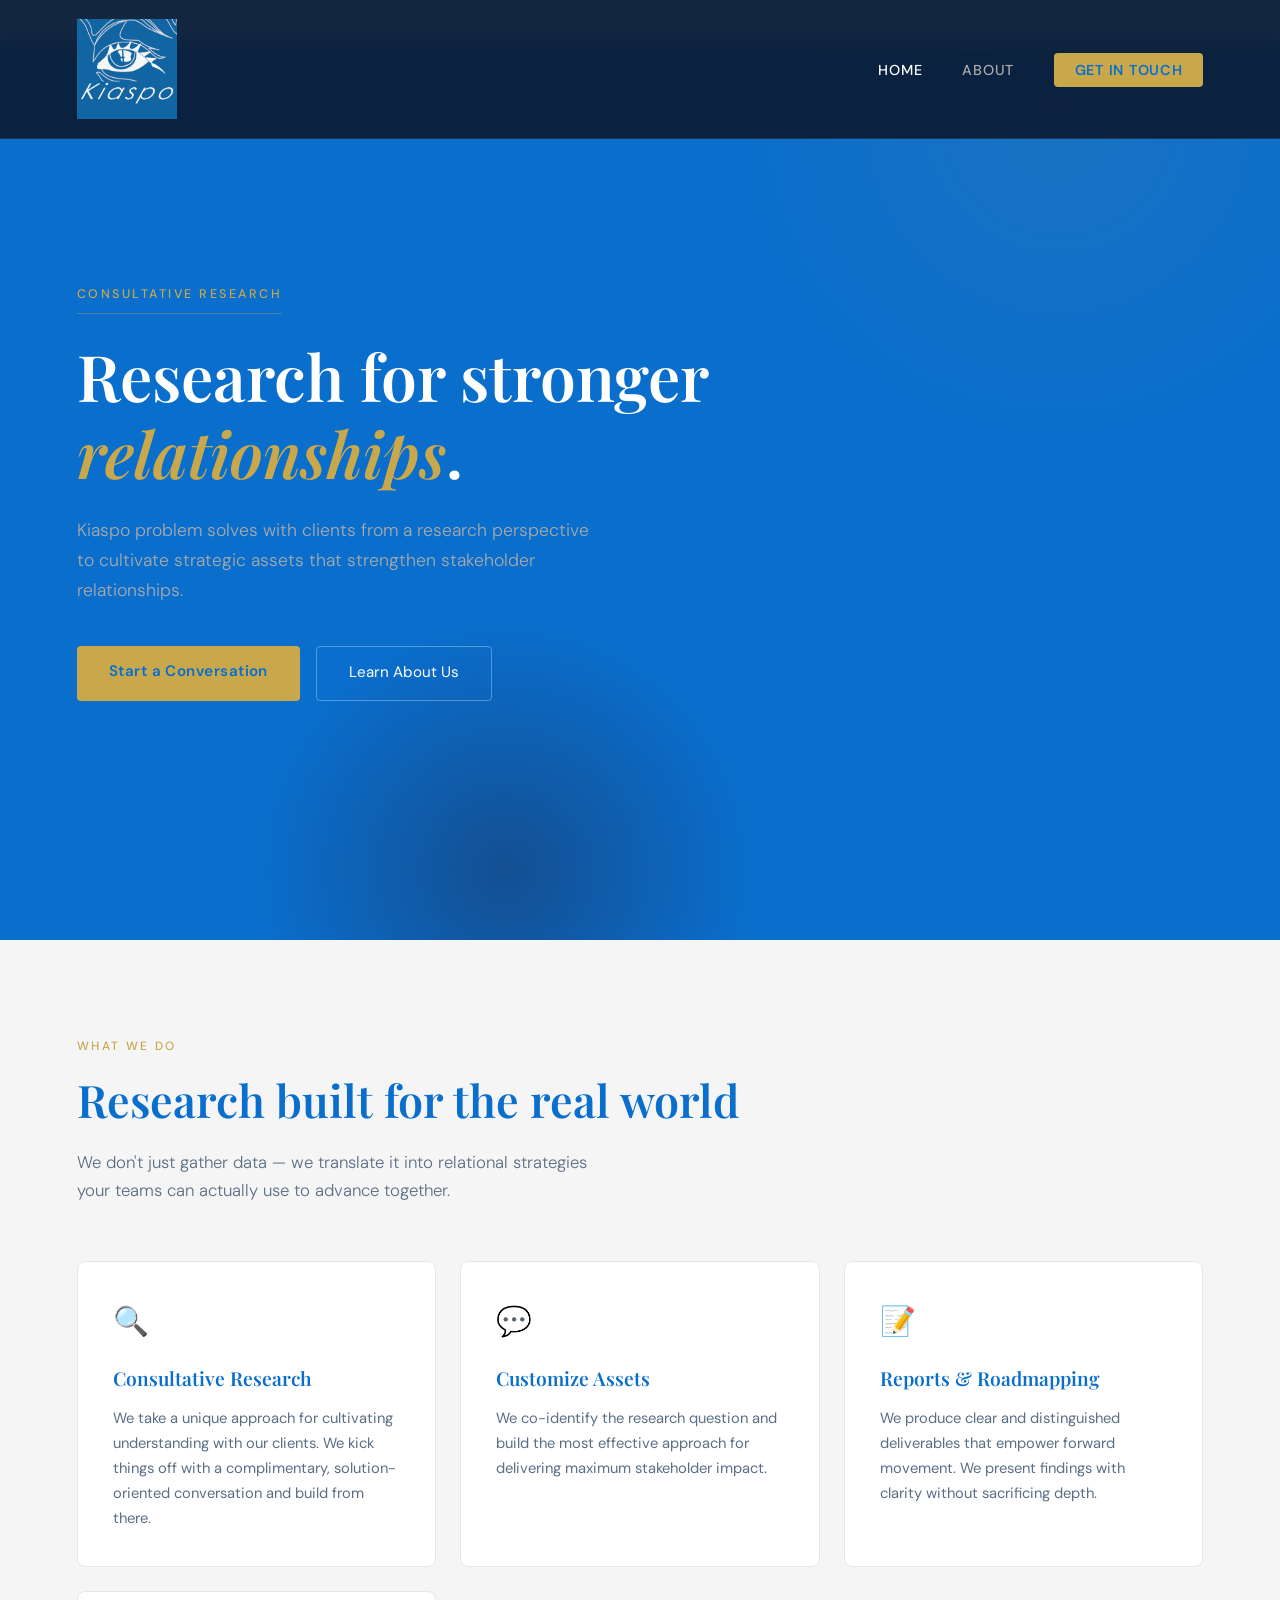
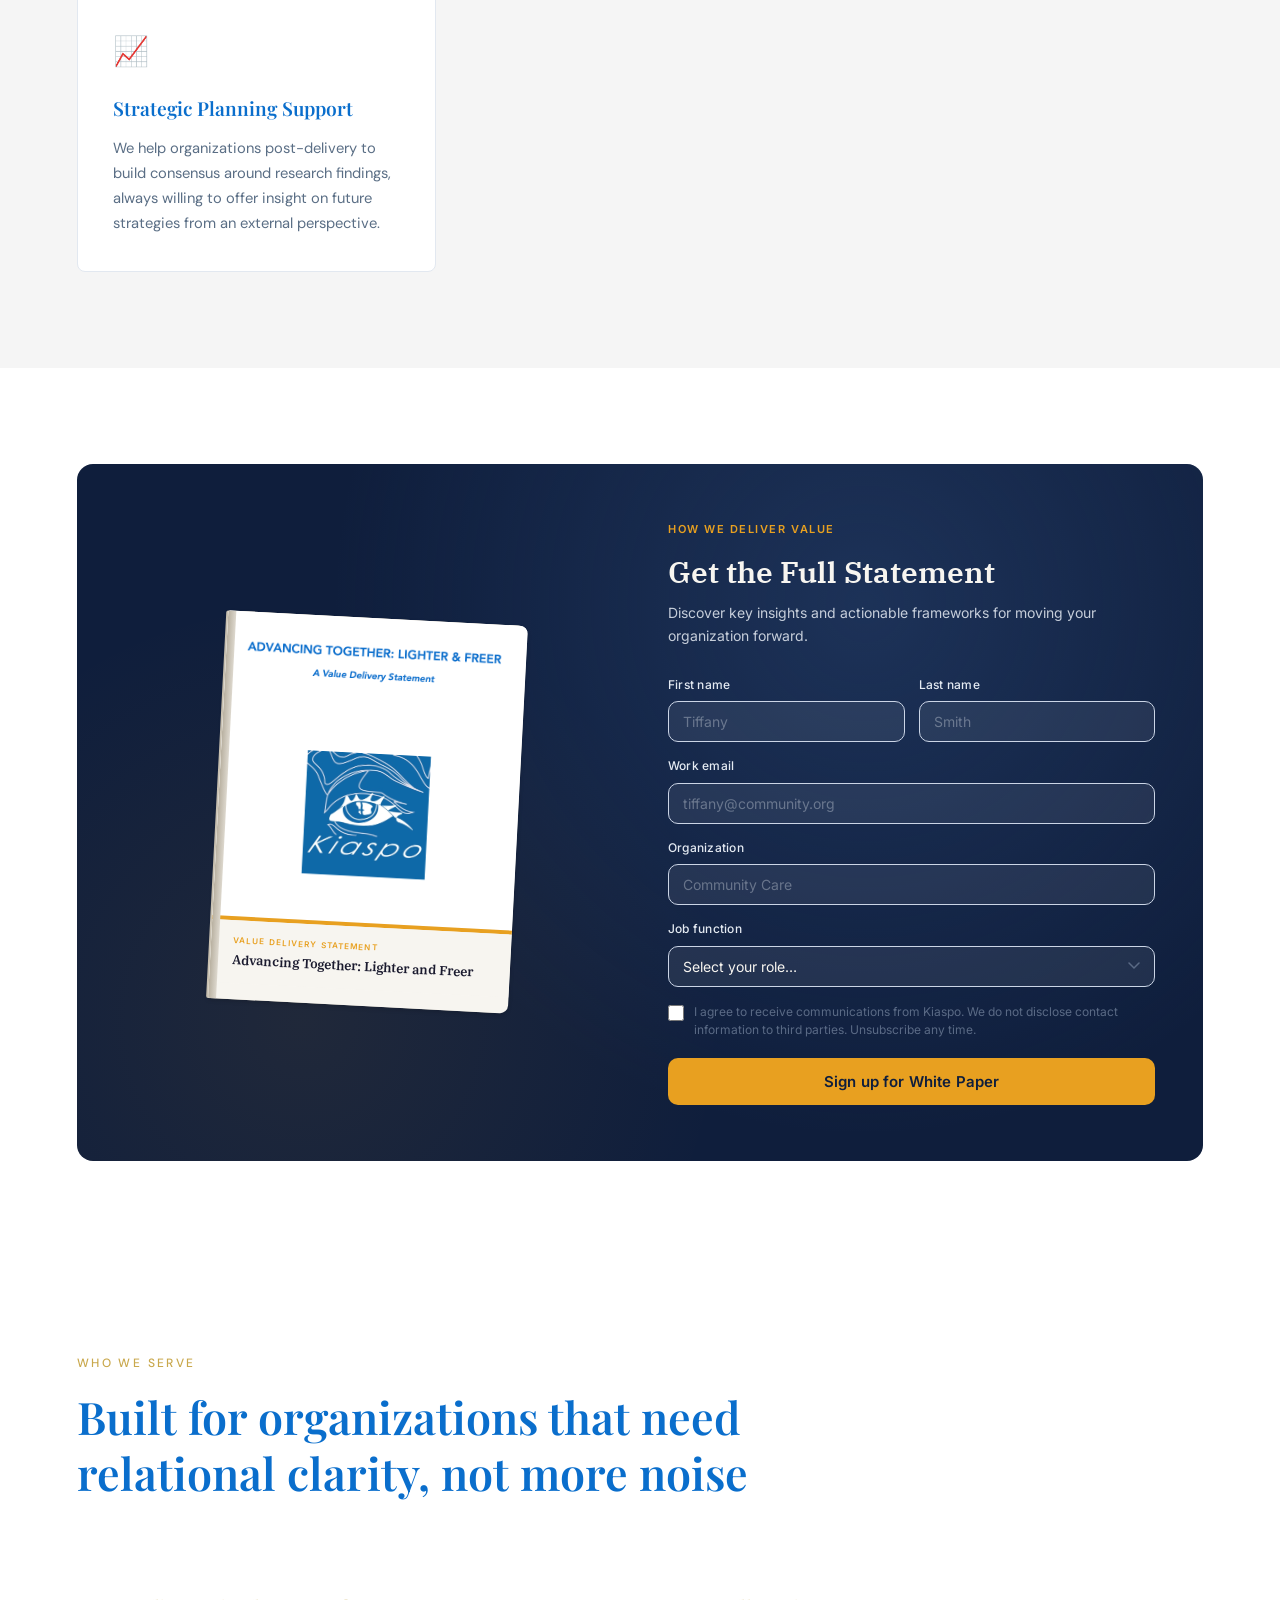
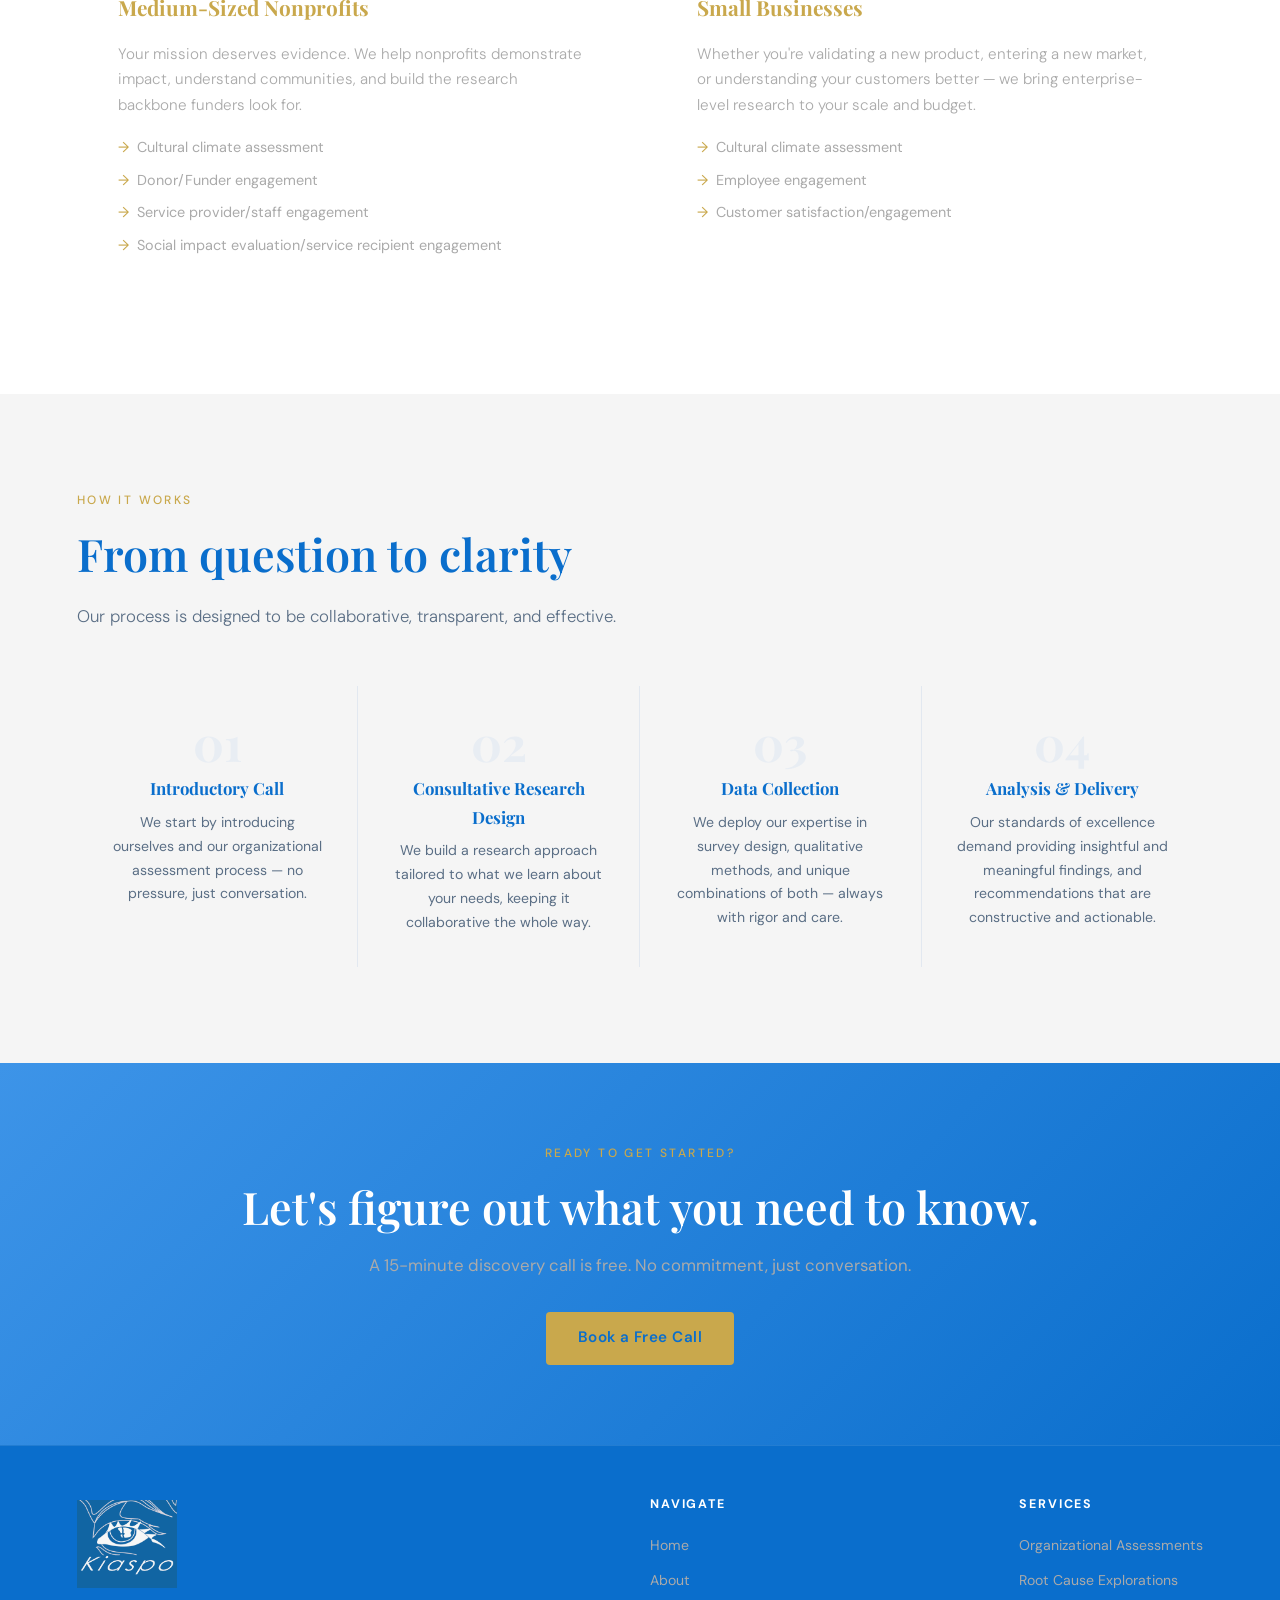
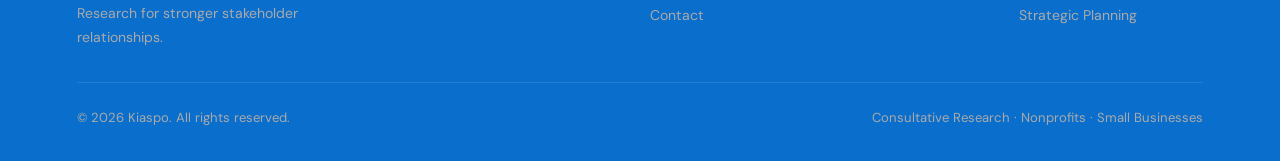
<file: index.html>
<!DOCTYPE html>
<html lang="en">
<head>
  <meta charset="UTF-8">
  <meta name="viewport" content="width=device-width, initial-scale=1.0">
  <title>Kiaspo | Research for Stronger Relationships</title>
  <meta name="description" content="Kiaspo delivers consultative research for stronger stakeholder relationships.">
  <meta property="og:title" content="Kiaspo — Consultative Research"/>
  <meta property="og:description" content="Kiaspo delivers consultative research for stronger stakeholder relationships."/>
  <meta property="og:image" content="https://kiaspo.com/kiaspo.png"/>
  <meta property="og:image:width" content="1000"/>
  <meta property="og:image:height" content="650"/>
  <meta property="og:url" content="https://kiaspo.com"/>
  <meta property="og:type" content="website"/>
  <meta property="og:site_name" content="Kiaspo"/>
  <link rel="icon" type="image/png" href="/kiaspo.png">
  <link rel="stylesheet" href="./style.css">
  <!-- Privacy-friendly analytics by Plausible -->
  <script async src="https://plausible.io/js/pa-m7c9_O9lNClJFS-D4IZKk.js"></script>
  <script>
    window.plausible=window.plausible||function(){(plausible.q=plausible.q||[]).push(arguments)},plausible.init=plausible.init||function(i){plausible.o=i||{}};
    plausible.init()
  </script>
</head>
<body>

  <!-- NAV -->
  <nav>
    <a href="/">
      <img src="kiaspo.png" alt="Kiaspo-logo" class="logo">
    <ul>
      <li><a href="index.html" class="active">Home</a></li>
      <li><a href="about.html">About</a></li>
      <li><a href="contact.html" class="nav-cta">Get In Touch</a></li>
    </ul>
  </nav>

  <!-- HERO -->
  <section class="hero" style="margin-top: 2.5rem;">
    <div class="hero-content">
      <span class="hero-eyebrow">Consultative Research</span>
      <h1>Research for stronger <em>relationships</em>.</h1>
      <p>Kiaspo problem solves with clients from a research perspective to cultivate strategic assets that strengthen stakeholder relationships.</p>
      <div class="hero-actions">
        <a href="contact.html" class="btn-primary">Start a Conversation</a>
        <a href="about.html" class="btn-outline">Learn About Us</a>
      </div>
    </div>
  </section>

   <!-- SERVICES -->
  <section id="services" section class="services">
    <div class="services-header">
      <div class="section-label">What We Do</div>
      <h2 class="section-title">Research built for the real world</h2>
      <p class="section-sub">We don't just gather data — we translate it into relational strategies your teams can actually use to advance together.</p>
    </div>
    <div class="services-grid">
      <div class="service-card">
        <div class="service-icon">🔍</div>
        <h3>Consultative Research</h3>
        <p>We take a unique approach for cultivating understanding with our clients. We kick things off with a complimentary, solution-oriented conversation and build from there.</p>
      </div>
      <div class="service-card">
        <div class="service-icon">💬</div>
        <h3>Customize Assets</h3>
        <p>We co-identify the research question and build the most effective approach for delivering maximum stakeholder impact.</p>
      </div>
      <div class="service-card">
        <div class="service-icon">📝</div>
        <h3>Reports & Roadmapping</h3>
        <p>We produce clear and distinguished deliverables that empower forward movement. We present findings with clarity without sacrificing depth.</p>
      </div>
      <div class="service-card">
        <div class="service-icon">📈</div>
        <h3>Strategic Planning Support</h3>
        <p>We help organizations post-delivery to build consensus around research findings, always willing to offer insight on future strategies from an external perspective.</p>
      </div>
    </section>
    
    <link rel="preconnect" href="https://fonts.googleapis.com">
    <link rel="preconnect" href="https://fonts.gstatic.com" crossorigin>
    <link href="https://fonts.googleapis.com/css2?family=IBM+Plex+Serif:ital,wght@0,400;0,600;1,400&family=Inter:wght@400;500;600&display=swap" rel="stylesheet">

    <style>
      /* ── Design tokens ─────────────────────────────────────────── */
      .wp-signup-wrap {
        --wp-navy:      #0F1E3C;
        --wp-slate:     #2D4A7A;
        --wp-amber:     #E8A020;
        --wp-mist:      #E4EAF2;
        --wp-paper:     #F7F5F0;
        --wp-ink:       #1A1A2E;
        --wp-mid:       #5A6A85;
        --wp-border:    #CBD5E6;
        --wp-radius:    10px;
        --wp-font-ui:   'Inter', sans-serif;
        --wp-font-disp: 'IBM Plex Serif', Georgia, serif;
      }
    
      /* ── Layout shell ──────────────────────────────────────────── */
      .wp-signup-wrap {
        background: var(--wp-navy);
        border-radius: 16px;
        padding: 56px 48px;
        display: grid;
        grid-template-columns: 1fr 1fr;
        gap: 56px;
        align-items: center;
        font-family: var(--wp-font-ui);
        box-sizing: border-box;
        overflow: hidden;
        position: relative;
      }
    
      /* subtle topographic texture overlay */
      .wp-signup-wrap::before {
        content: '';
        position: absolute;
        inset: 0;
        background-image: radial-gradient(circle at 70% 20%, rgba(45,74,122,0.45) 0%, transparent 55%),
                          radial-gradient(circle at 20% 80%, rgba(232,160,32,0.08) 0%, transparent 40%);
        pointer-events: none;
      }
    
      /* ── Left column: cover ────────────────────────────────────── */
      .wp-signup-cover-col {
        display: flex;
        flex-direction: column;
        align-items: center;
        justify-content: center;
        position: relative;
        z-index: 1;
      }
    
      /* the cover card itself — tilted 3° */
      .wp-signup-cover {
        position: relative;
        z-index: 1;
        width: 100%;
        max-width: 300px;
        aspect-ratio: 8.5 / 11;
        background: var(--wp-paper);
        border-radius: 2px 8px 8px 2px;
        transform: rotate(3deg);
        overflow: hidden;
        display: flex;
        flex-direction: column;
        box-shadow:
          -2px 0 0 0 #c8c0b0,
          0 2px 4px rgba(0,0,0,0.15);
      }
    
      /* spine binding effect */
      .wp-signup-cover::before {
        content: '';
        position: absolute;
        left: 0;
        top: 0;
        bottom: 0;
        width: 8px;
        background: linear-gradient(to right, #b8b0a0, #ddd8ce);
        z-index: 2;
      }
    
      /* actual cover image fills the zone */
      .wp-cover-image-zone img {
        width: 100%;
        height: 100%;
        object-fit: cover;
        object-position: center;
        display: block;
      }
    
      /* amber accent bar on cover */
      .wp-cover-accent {
        height: 4px;
        background: var(--wp-amber);
        flex-shrink: 0;
      }
    
      /* cover footer with title */
      .wp-cover-footer {
        padding: 14px 18px 14px 22px;
        background: var(--wp-paper);
        flex-shrink: 0;
      }
    
      .wp-cover-footer-eyebrow {
        font-family: var(--wp-font-ui);
        font-size: 8px;
        font-weight: 600;
        letter-spacing: 0.14em;
        text-transform: uppercase;
        color: var(--wp-amber);
        margin-bottom: 4px;
      }
    
      .wp-cover-footer-title {
        font-family: var(--wp-font-disp);
        font-size: 13px;
        font-weight: 600;
        color: var(--wp-ink);
        line-height: 1.35;
      }
    
      /* ── Right column: form ────────────────────────────────────── */
      .wp-signup-form-col {
        position: relative;
        z-index: 1;
      }
    
      .wp-signup-eyebrow {
        font-size: 11px;
        font-weight: 600;
        letter-spacing: 0.14em;
        text-transform: uppercase;
        color: var(--wp-amber);
        margin: 0 0 14px;
      }
    
      .wp-signup-headline {
        font-family: var(--wp-font-disp);
        font-size: clamp(22px, 2.4vw, 30px);
        font-weight: 600;
        color: var(--wp-paper);
        line-height: 1.25;
        margin: 0 0 12px;
      }
    
      .wp-signup-subhead {
        font-size: 14px;
        line-height: 1.6;
        color: var(--wp-mist);
        margin: 0 0 28px;
        opacity: 0.85;
      }
    
      /* ── Form fields ───────────────────────────────────────────── */
      .wp-signup-form {
        display: flex;
        flex-direction: column;
        gap: 14px;
      }
    
      .wp-field-row {
        display: grid;
        grid-template-columns: 1fr 1fr;
        gap: 14px;
      }
    
      .wp-field {
        display: flex;
        flex-direction: column;
        gap: 6px;
      }
    
      .wp-field label {
        font-size: 12px;
        font-weight: 500;
        color: var(--wp-mist);
        letter-spacing: 0.02em;
      }
    
      .wp-field input,
      .wp-field select {
        background: rgba(255,255,255,0.07);
        border: 1px solid var(--wp-border);
        border-radius: var(--wp-radius);
        padding: 11px 14px;
        font-family: var(--wp-font-ui);
        font-size: 14px;
        color: var(--wp-paper);
        outline: none;
        transition: border-color 0.18s, background 0.18s, box-shadow 0.18s;
        -webkit-appearance: none;
        appearance: none;
        box-sizing: border-box;
        width: 100%;
      }
    
      .wp-field select {
        background-image: url("data:image/svg+xml,%3Csvg xmlns='http://www.w3.org/2000/svg' width='12' height='8' viewBox='0 0 12 8'%3E%3Cpath d='M1 1l5 5 5-5' stroke='%235A6A85' stroke-width='1.5' fill='none' stroke-linecap='round'/%3E%3C/svg%3E");
        background-repeat: no-repeat;
        background-position: right 14px center;
        padding-right: 36px;
        cursor: pointer;
      }
    
      .wp-field select option {
        background: var(--wp-navy);
        color: var(--wp-paper);
      }
    
      .wp-field input::placeholder {
        color: rgba(228,234,242,0.35);
      }
    
      .wp-field input:focus,
      .wp-field select:focus {
        border-color: var(--wp-amber);
        background: rgba(255,255,255,0.11);
        box-shadow: 0 0 0 3px rgba(232,160,32,0.15);
      }
    
      /* ── Consent checkbox ──────────────────────────────────────── */
      .wp-consent {
        display: flex;
        align-items: flex-start;
        gap: 10px;
        margin-top: 2px;
      }
    
      .wp-consent input[type="checkbox"] {
        width: 16px;
        height: 16px;
        min-width: 16px;
        accent-color: var(--wp-amber);
        margin-top: 2px;
        cursor: pointer;
      }
    
      .wp-consent label {
        font-size: 12px;
        line-height: 1.55;
        color: var(--wp-mid);
        cursor: pointer;
      }
    
      .wp-consent a {
        color: var(--wp-amber);
        text-decoration: none;
      }
    
      .wp-consent a:hover {
        text-decoration: underline;
      }
    
      /* ── Submit button ─────────────────────────────────────────── */
      .wp-signup-btn {
        background: var(--wp-amber);
        color: var(--wp-navy);
        border: none;
        border-radius: var(--wp-radius);
        padding: 14px 28px;
        font-family: var(--wp-font-ui);
        font-size: 15px;
        font-weight: 600;
        letter-spacing: 0.01em;
        cursor: pointer;
        width: 100%;
        display: flex;
        align-items: center;
        justify-content: center;
        gap: 8px;
        transition: background 0.18s, transform 0.12s, box-shadow 0.18s;
        margin-top: 4px;
      }
    
      .wp-signup-btn:hover {
        background: #f0b030;
        box-shadow: 0 4px 20px rgba(232,160,32,0.35);
      }
    
      .wp-signup-btn:active {
        transform: translateY(1px);
      }
    
      .wp-signup-btn {
        flex-shrink: 0;
      }
    
      /* ── Success state ─────────────────────────────────────────── */
      .wp-success-msg {
        display: none;
        text-align: center;
        padding: 24px 0;
      }
    
      .wp-success-icon {
        width: 48px;
        height: 48px;
        background: rgba(232,160,32,0.15);
        border-radius: 50%;
        display: flex;
        align-items: center;
        justify-content: center;
        margin: 0 auto 16px;
      }
    
      .wp-success-msg h3 {
        font-family: var(--wp-font-disp);
        font-size: 20px;
        color: var(--wp-paper);
        margin: 0 0 8px;
      }
    
      .wp-success-msg p {
        font-size: 14px;
        color: var(--wp-mist);
        margin: 0;
        opacity: 0.8;
      }
    
      /* ── Responsive ────────────────────────────────────────────── */
      @media (max-width: 860px) {
        .wp-signup-wrap {
          grid-template-columns: 1fr;
          padding: 40px 28px;
          gap: 36px;
        }
    
        .wp-signup-cover-col {
          order: -1;
        }
    
        .wp-signup-cover {
          max-width: 200px;
          transform: rotate(2deg);
        }
    
        .wp-field-row {
          grid-template-columns: 1fr;
        }
      }
    
      @media (max-width: 480px) {
        .wp-signup-wrap {
          padding: 32px 20px;
          border-radius: 12px;
        }
    
        .wp-signup-headline {
          font-size: 22px;
        }
      }
    
      /* ── Reduced motion ────────────────────────────────────────── */
      @media (prefers-reduced-motion: reduce) {
        .wp-signup-btn,
        .wp-field input,
        .wp-field select {
          transition: none;
        }
      }
    </style>
    
    <!-- ═══════════════════════════════════════════════════════════ -->
    <!--  EMBEDDABLE COMPONENT — paste inside any <section>         -->
    <!-- ═══════════════════════════════════════════════════════════ -->
    
    <section id="at-white-paper" section class="white-paper">
      <div class="wp-signup-wrap" role="region" aria-label="White paper download sign-up">
    
      <!-- ── Left: White Paper Cover ─────────────────────────────── -->
      <div class="wp-signup-cover-col">
        <div class="wp-signup-cover-shadow" aria-hidden="true"></div>
    
        <div class="wp-signup-cover" role="img" aria-label="White paper cover">
          <!--
            COVER IMAGE ZONE
            Replace the contents of .wp-cover-image-zone with your actual
            white paper cover image:
    
              <div class="wp-cover-image-zone">
                <img src="/path/to/cover.jpg" alt="White paper cover illustration">
              </div>
    
            If no image is available, the zone shows a placeholder tint.
          -->
          <div class="wp-cover-image-zone">
            <img src="at_cover.png" alt=White paper cover"
            <!-- ↓ Replace with: <img src="cover.jpg" alt="..."> -->
          </div>
    
          <div class="wp-cover-accent"></div>
    
          <div class="wp-cover-footer">
            <!--
              Update these two lines with your white paper's details.
              The eyebrow could be "White Paper", "Research Report", "Guide", etc.
            -->
            <div class="wp-cover-footer-eyebrow">Value Delivery Statement</div>
            <div class="wp-cover-footer-title">Advancing Together: Lighter and Freer</div>
          </div>
        </div>
      </div>
    
      <!-- ── Right: Sign-Up Form ─────────────────────────────────── -->
      <div class="wp-signup-form-col">
    
        <!-- Update eyebrow, headline, and subhead with your copy -->
        <p class="wp-signup-eyebrow">How We Deliver Value</p>
        <h2 class="wp-signup-headline">Get the Full Statement</h2>
        <p class="wp-signup-subhead">
          Discover key insights and actionable frameworks for moving your organization forward.
        </p>
    
        <form class="wp-signup-form" id="wpSignupForm" action="https://formspree.io/f/mvznryjy" method="POST">
    
          <div class="wp-field-row">
            <div class="wp-field">
              <label for="wp-first-name">First name</label>
              <input type="text" id="wp-first-name" name="first_name"
                     placeholder="Tiffany" autocomplete="given-name" required>
            </div>
            <div class="wp-field">
              <label for="wp-last-name">Last name</label>
              <input type="text" id="wp-last-name" name="last_name"
                     placeholder="Smith" autocomplete="family-name" required>
            </div>
          </div>
    
          <div class="wp-field">
            <label for="wp-email">Work email</label>
            <input type="email" id="wp-email" name="email"
                   placeholder="tiffany@community.org" autocomplete="email" required>
          </div>
    
          <div class="wp-field">
            <label for="wp-company">Organization</label>
            <input type="text" id="wp-company" name="company"
                   placeholder="Community Care" autocomplete="organization">
          </div>
    
          <div class="wp-field">
            <label for="wp-role">Job function</label>
            <select id="wp-role" name="job_function">
              <option value="" disabled selected>Select your role…</option>
              <option value="executive">Executive / C-Suite</option>
              <option value="marketing">Marketing</option>
              <option value="sales">Sales</option>
              <option value="finance">Finance</option>
              <option value="operations">Operations</option>
              <option value="other">Other</option>
            </select>
          </div>
    
          <div class="wp-consent">
            <input type="checkbox" id="wp-consent" name="consent" required>
            <label for="wp-consent">
              I agree to receive communications from Kiaspo. We do not disclose contact information to third parties. Unsubscribe any time.
            </label>
          </div>

           <button type="submit" class="wp-signup-btn">Sign up for White Paper</button>

      </form>

    
        <!-- Success message (shown after submit) -->
        <div class="wp-success-msg" id="wpSuccessMsg" role="alert">
          <div class="wp-success-icon" aria-hidden="true">
            <svg width="22" height="22" viewBox="0 0 22 22" fill="none"
                 xmlns="http://www.w3.org/2000/svg">
              <path d="M4 11l5 5 9-9" stroke="#E8A020" stroke-width="2"
                    stroke-linecap="round" stroke-linejoin="round"/>
            </svg>
          </div>
          <h3>Check your inbox</h3>
          <p>Your copy of the white paper is on its way.</p>
        </div>
    
      </div><!-- /form col -->
    </div><!-- /wp-signup-wrap -->
  </section>
  
        
  <!-- WHO WE SERVE -->
  <section class="audience">
    <div class="who-we-serve-header">
      <div class="section-label">Who We Serve</div>
      <h2 class="section-title">Built for organizations that need</br>relational clarity, not more noise</h2>
      <div class="audience-grid">
      <div class="audience-card">
        <h3>Medium-Sized Nonprofits</h3>
        <p>Your mission deserves evidence. We help nonprofits demonstrate impact, understand communities, and build the research backbone funders look for.</p>
        <ul>
          <li>Cultural climate assessment</li>
          <li>Donor/Funder engagement</li>
          <li>Service provider/staff engagement</li>
          <li>Social impact evaluation/service recipient engagement</li>
        </ul>
      </div>
       <div class="audience-card">
        <h3>Small Businesses</h3>
        <p>Whether you're validating a new product, entering a new market, or understanding your customers better — we bring enterprise-level research to your scale and budget.</p>
        <ul>
          <li>Cultural climate assessment</li>
          <li>Employee engagement</li>
          <li>Customer satisfaction/engagement</li>
        </ul>
      </div>
    </div>
  </section>

  <!-- PROCESS -->
  <section class="process">
    <div class="section-label">How It Works</div>
    <h2 class="section-title">From question to clarity</h2>
    <p class="section-sub">Our process is designed to be collaborative, transparent, and effective.</p>
    <div class="process-steps">
      <div class="process-step">
        <span class="step-num">01</span>
        <h4>Introductory Call</h4>
        <p>We start by introducing ourselves and our organizational assessment process — no pressure, just conversation.</p>
      </div>
      <div class="process-step">
        <span class="step-num">02</span>
        <h4>Consultative Research Design</h4>
        <p>We build a research approach tailored to what we learn about your needs, keeping it collaborative the whole way.</p>
      </div>
      <div class="process-step">
        <span class="step-num">03</span>
        <h4>Data Collection</h4>
        <p>We deploy our expertise in survey design, qualitative methods, and unique combinations of both — always with rigor and care.</p>
      </div>
      <div class="process-step">
        <span class="step-num">04</span>
        <h4>Analysis & Delivery</h4>
        <p>Our standards of excellence demand providing insightful and meaningful findings, and recommendations that are constructive and actionable.</p>
      </div>
    </div>
  </section>

  <!-- CTA BANNER -->
  <section class="cta-banner">
    <div class="section-label">Ready to Get Started?</div>
    <h2 class="section-title">Let's figure out what you need to know.</h2>
    <p>A 15-minute discovery call is free. No commitment, just conversation.</p>
    <a href="/contact/" class="btn-primary">Book a Free Call</a>
  </section>

  <!-- FOOTER -->
  <footer>
    <div class="footer-top">
      <div class="footer-brand">
        <a href="index.html" class="logo"/span></a>
        <p>Research for stronger stakeholder relationships.</p>
      </div>
      <div class="footer-links">
        <h4>Navigate</h4>
        <ul>
          <li><a href="index.html">Home</a></li>
          <li><a href="about.html">About</a></li>
          <li><a href="contact.html">Contact</a></li>
        </ul>
      </div>
      <div class="footer-links">
        <h4>Services</h4>
        <ul>
          <li><a href="#services">Organizational Assessments</a></li>
          <li><a href="#services">Root Cause Explorations</a></li>
          <li><a href="#services">Strategic Planning</a></li>
        </ul>
      </div>
    </div>
    <div class="footer-bottom">
      <span>© 2026 Kiaspo. All rights reserved.</span>
      <span>Consultative Research · Nonprofits · Small Businesses</span>
    </div>
  </footer>

</body>
</html>
</file>
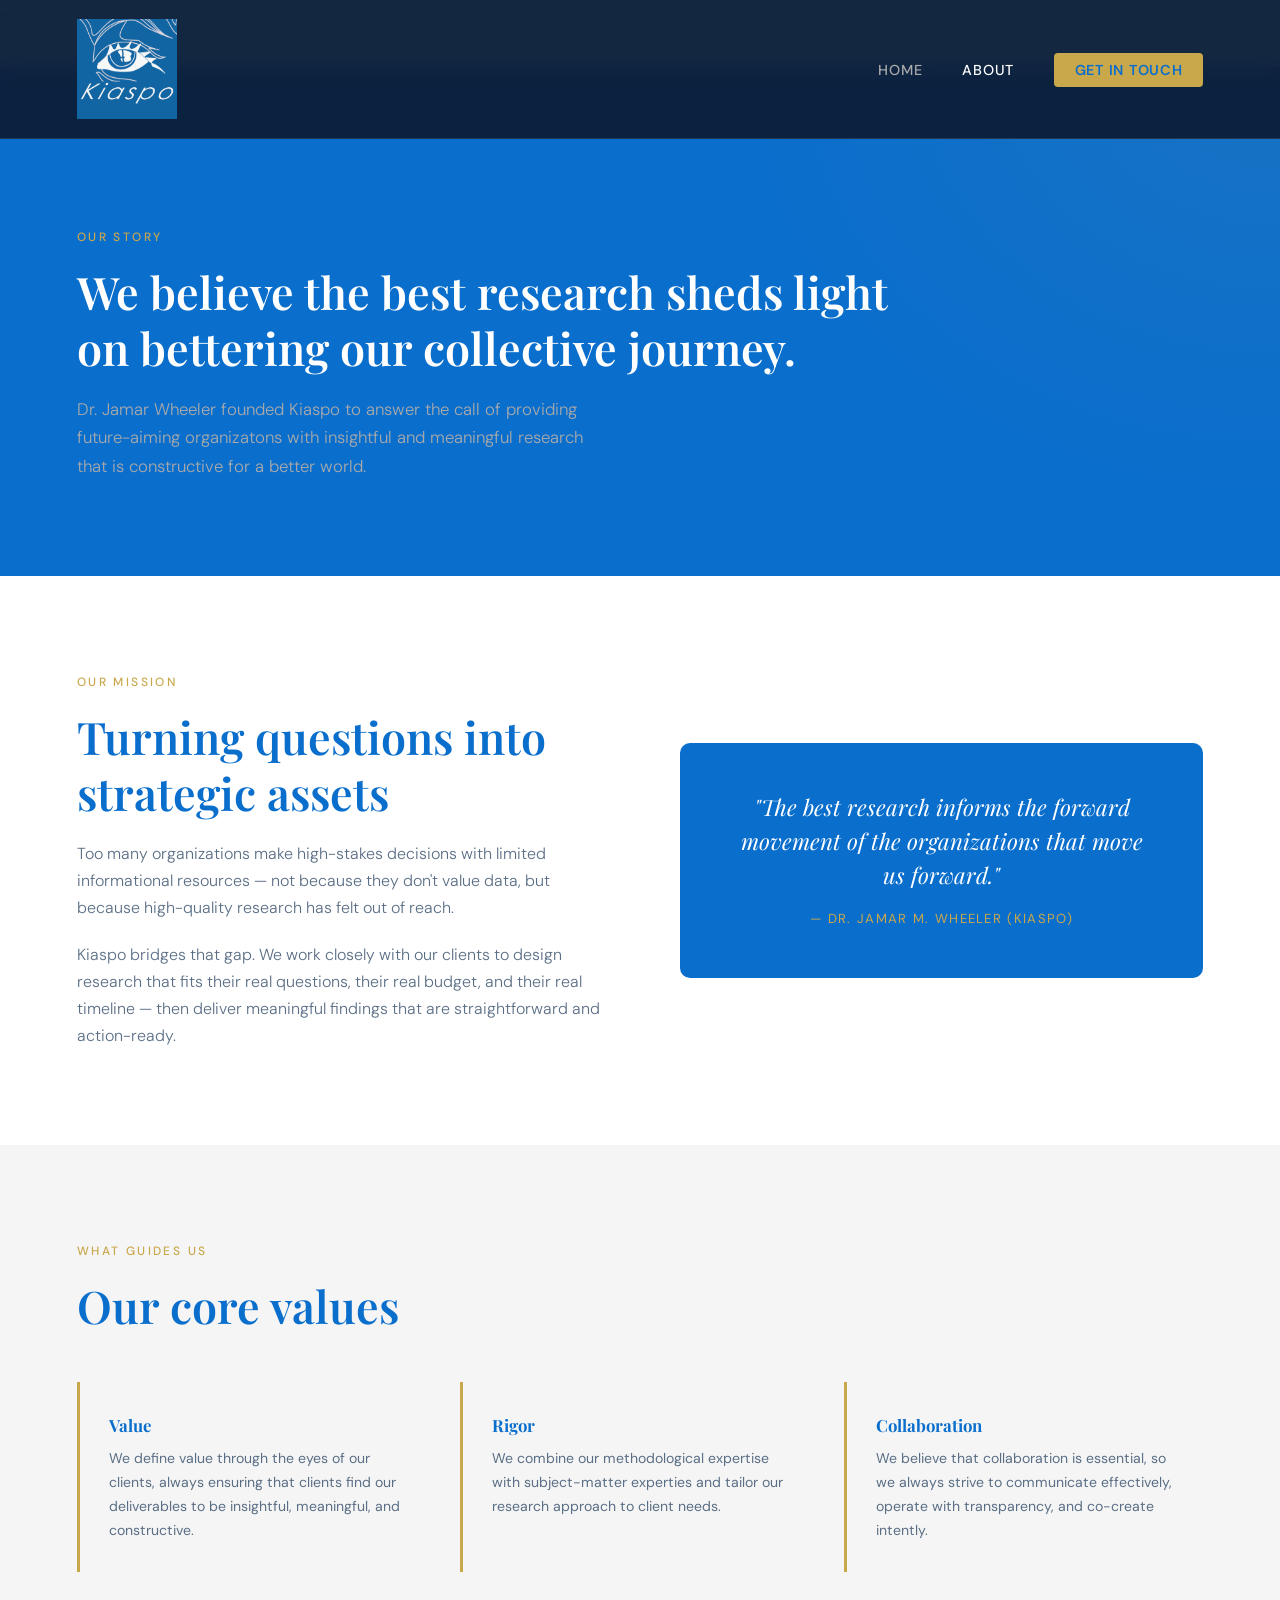
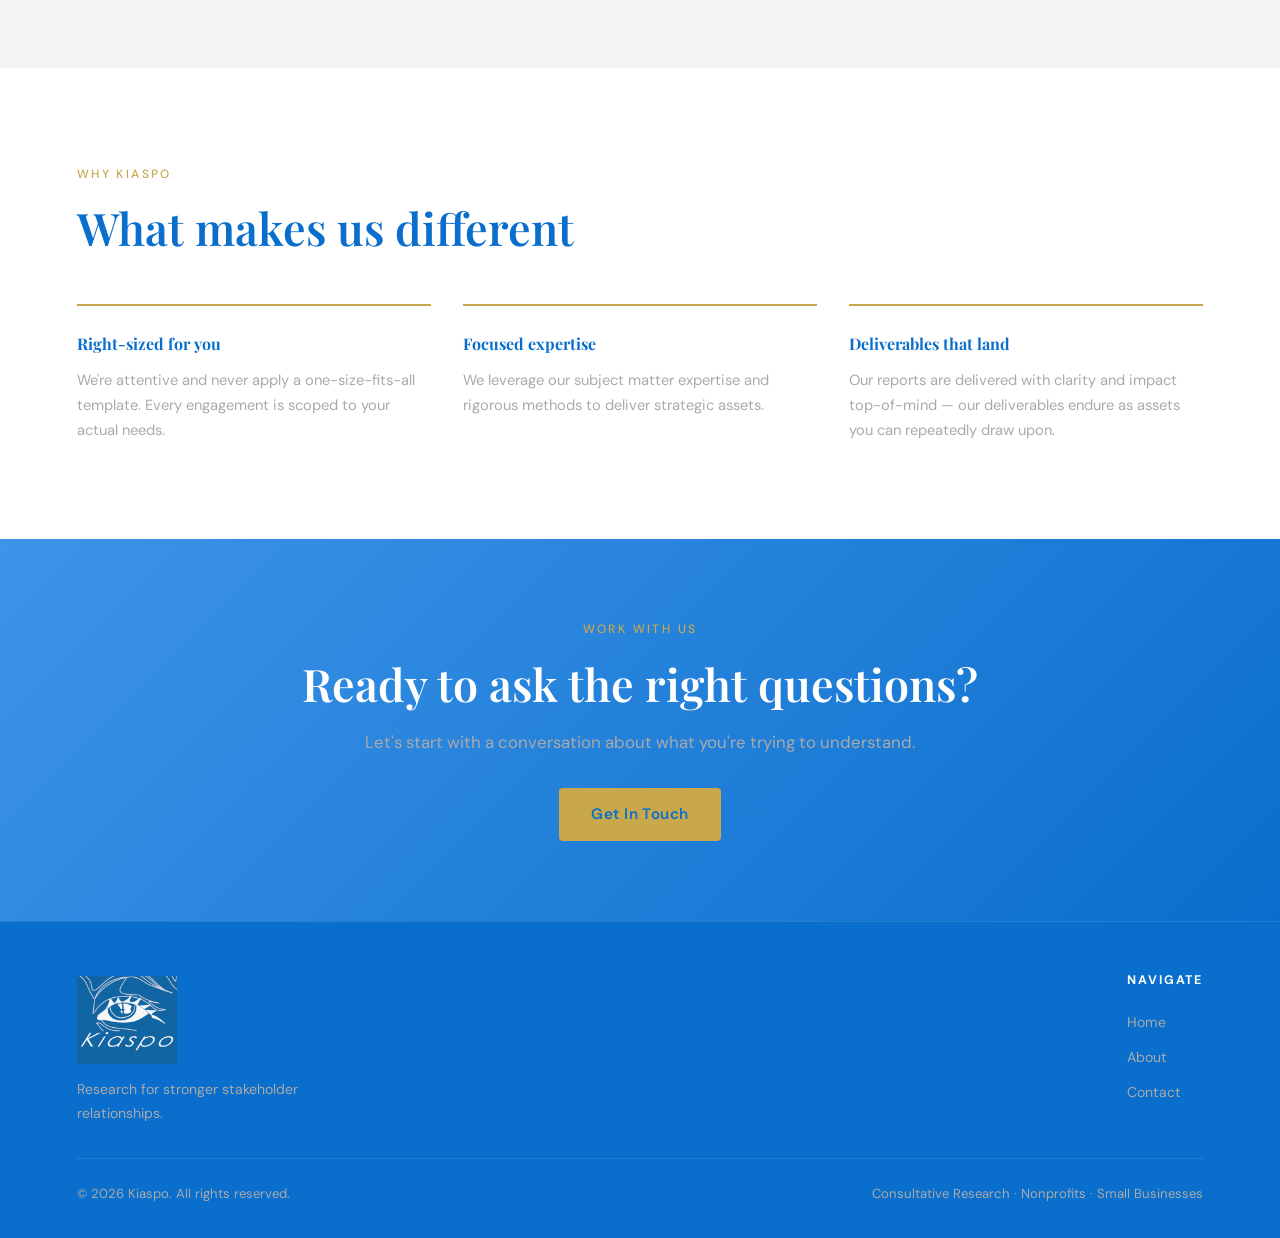
<file: about.html>
---
<permalink: /about>
---
<!DOCTYPE html>
<html lang="en">
<head>
  <meta charset="UTF-8">
  <meta name="viewport" content="width=device-width, initial-scale=1.0">
  <title>About — Kiaspo Research</title>
  <meta name="description" content="Learn about Kiaspo — who we are, what drives us, and why consultative research for organizations winning the future is our calling.">
  <meta property="og:title" content="Kiaspo — Consultative Relational Research"/>
  <meta property="og:description" content="Kiaspo delivers consultative research for stronger stakeholder relationships."/>
  <meta property="og:image" content="https://kiaspo.com/kiaspo.png"/>
  <meta property="og:image:width" content="1000"/>
  <meta property="og:image:height" content="650"/>
  <meta property="og:url" content="https://kiaspo.com"/>
  <meta property="og:type" content="website"/>
  <meta property="og:site_name" content="Kiaspo"/>
  <link rel="stylesheet" href="./style.css">
</head>
<body>

  <!-- NAV -->
  <nav>
    <a href="/">
      <img src="kiaspo.png" alt="Kiaspo-logo" class="logo" width="100">
    <ul>
      <li><a href="index.html">Home</a></li>
      <li><a href="about.html" class="active">About</a></li>
      <li><a href="contact.html" class="nav-cta">Get In Touch</a></li>
    </ul>
  </nav>

  <!-- PAGE HERO -->
  <section class="page-hero" style="margin-top: 2.5rem;">
    </div>
      <div class="section-label">Our Story</div>
      <h1 class="section-title">We believe the best research sheds light<br>on bettering our collective journey.</h1>
      <p class="section-sub">Dr. Jamar Wheeler founded Kiaspo to answer the call of providing future-aiming organizatons with insightful and meaningful research that is constructive for a better world.</p>
  </section>

  <!-- MISSION -->
  <section class="about-mission">
    <div>
      <div class="section-label">Our Mission</div>
      <h2 class="section-title">Turning questions into strategic assets</h2>
      <p style="color:#5a6e85; font-size:1rem; margin-bottom:1.2rem; font-weight:300;">Too many organizations make high-stakes decisions with limited informational resources — not because they don't value data, but because high-quality research has felt out of reach.</p>
      <p style="color:#5a6e85; font-size:1rem; font-weight:300;">Kiaspo bridges that gap. We work closely with our clients to design research that fits their real questions, their real budget, and their real timeline — then deliver meaningful findings that are straightforward and action-ready.</p>
    </div>
    <div class="mission-visual">
      <blockquote>"The best research informs the forward movement of the organizations that move us forward."</blockquote>
      <cite>— Dr. Jamar M. Wheeler (Kiaspo)</cite>
    </div>
  </section>

  <!-- VALUES -->
  <section style="background: var(--off-white); padding: 6rem 6%;">
    <div class="section-label">What Guides Us</div>
    <h2 class="section-title">Our core values</h2>
    <div class="values-grid">
      <div class="value-card">
        <h4>Value</h4>
        <p>We define value through the eyes of our clients, always ensuring that clients find our deliverables to be insightful, meaningful, and constructive.</p>
      </div>
      <div class="value-card">
        <h4>Rigor</h4>
        <p>We combine our methodological expertise with subject-matter experties and tailor our research approach to client needs.</p>
      </div>
      <div class="value-card">
        <h4>Collaboration</h4>
        <p>We believe that collaboration is essential, so we always strive to communicate effectively, operate with transparency, and co-create intently.</p>
      </div>
    </div>
  </section>

  <!-- WHY KIASPO -->
  <section style="background: var(--navy); padding: 6rem 6%;">
    <div class="section-label">Why Kiaspo</div>
    <h2 class="section-title" style="color:var(--kiaspo-blue);">What makes us different</h2>
    <div style="display:grid; grid-template-columns: repeat(auto-fit, minmax(260px, 1fr)); gap:2rem; margin-top:3rem;">
      <div style="border-top: 2px solid var(--gold); padding-top: 1.5rem;">
        <h4 style="font-family:'Playfair Display',serif; color:var(--kiaspo-blue); margin-bottom:0.7rem;">Right-sized for you</h4>
        <p style="color:var(--text-muted); font-size:0.92rem;">We're attentive and never apply a one-size-fits-all template. Every engagement is scoped to your actual needs.</p>
      </div>
      <div style="border-top: 2px solid var(--gold); padding-top: 1.5rem;">
        <h4 style="font-family:'Playfair Display',serif; color:var(--kiaspo-blue); margin-bottom:0.7rem;">Focused expertise</h4>
        <p style="color:var(--text-muted); font-size:0.92rem;">We leverage our subject matter expertise and rigorous methods to deliver strategic assets.</p>
      </div>
      <div style="border-top: 2px solid var(--gold); padding-top: 1.5rem;">
        <h4 style="font-family:'Playfair Display',serif; color:var(--kiaspo-blue); margin-bottom:0.7rem;">Deliverables that land</h4>
        <p style="color:var(--text-muted); font-size:0.92rem;">Our reports are delivered with clarity and impact top-of-mind — our deliverables endure as assets you can repeatedly draw upon.</p>
      </div>
    </div>
  </section>

  <!-- CTA -->
  <section class="cta-banner">
    <div class="section-label">Work With Us</div>
    <h2 class="section-title">Ready to ask the right questions?</h2>
    <p>Let's start with a conversation about what you're trying to understand.</p>
    <a href="/contact/" class="btn-primary">Get In Touch</a>
  </section>

  <!-- FOOTER -->
  <footer>
    <div class="footer-top">
      <div class="footer-brand">
        <a href="index.html" class="logo"/span></a>
        <p>Research for stronger stakeholder relationships.</p>
      </div>
      <div class="footer-links">
        <h4>Navigate</h4>
        <ul>
          <li><a href="index.html">Home</a></li>
          <li><a href="about.html">About</a></li>
          <li><a href="contact.html">Contact</a></li>
        </ul>
      </div>
    </div>
    <div class="footer-bottom">
      <span>© 2026 Kiaspo. All rights reserved.</span>
      <span>Consultative Research · Nonprofits · Small Businesses</span>
    </div>
  </footer>

</body>
</html>
</file>
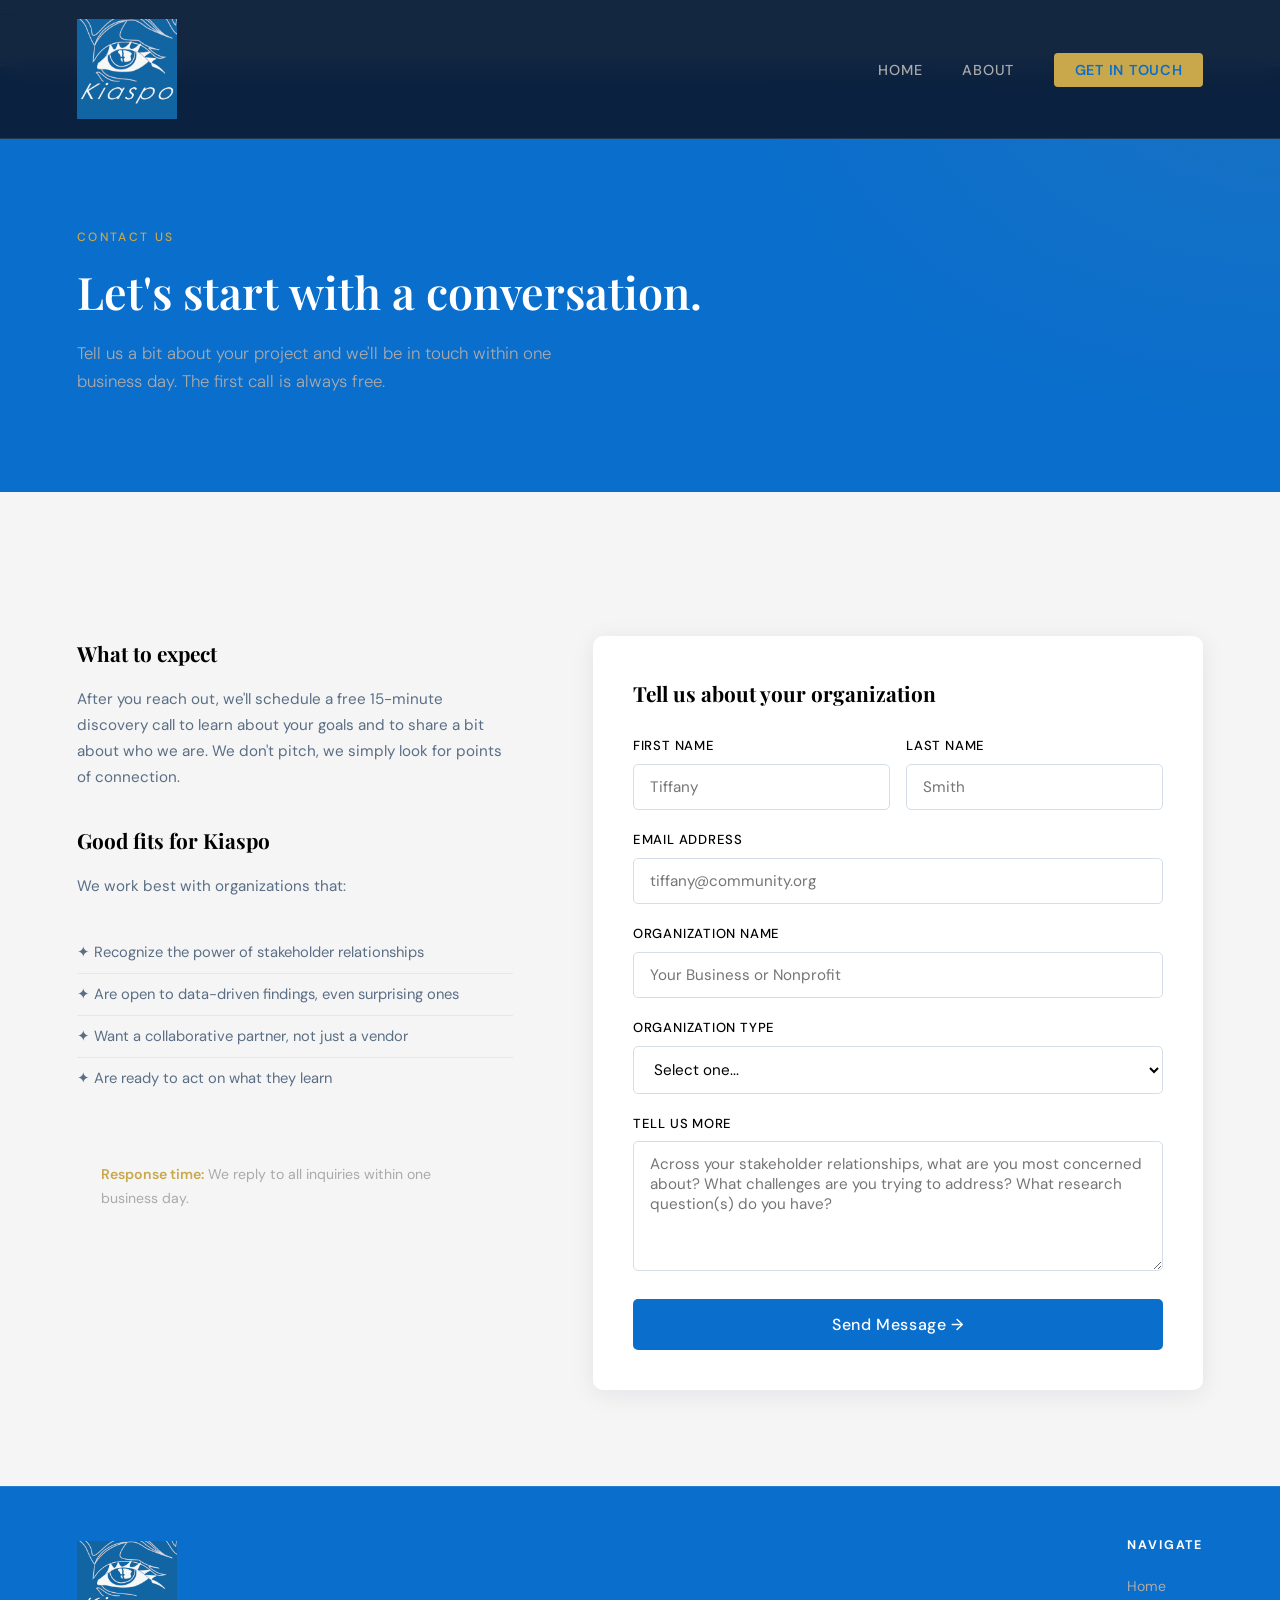
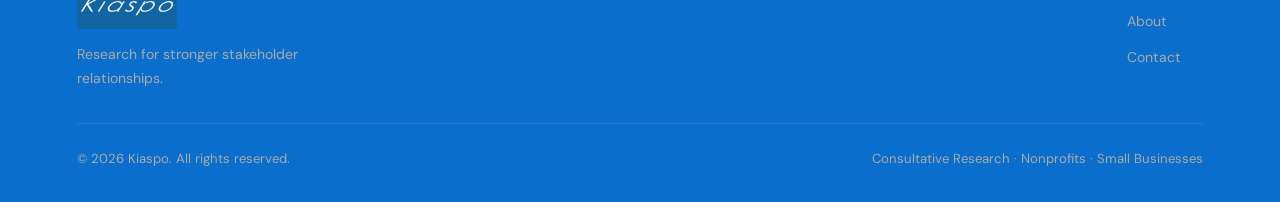
<file: contact.html>
---
<permalink: /contact>
---
<!DOCTYPE html>
<html lang="en">
<head>
  <meta charset="UTF-8">
  <meta name="viewport" content="width=device-width, initial-scale=1.0">
  <title>Contact — Kiaspo Research</title>
  <meta name="description" content="Get in touch with Kiaspo. Start with a free 15-minute discovery call to discuss your research needs.">
  <meta property="og:title" content="Kiaspo — Consultative Relational Research"/>
  <meta property="og:description" content="Kiaspo delivers consultative research for stronger stakeholder relationships."/>
  <meta property="og:image" content="https://kiaspo.com/kiaspo.png"/>
  <meta property="og:image:width" content="1000"/>
  <meta property="og:image:height" content="650"/>
  <meta property="og:url" content="https://kiaspo.com"/>
  <meta property="og:type" content="website"/>
  <meta property="og:site_name" content="Kiaspo"/>
  <link rel="stylesheet" href="./style.css">
</head>
<body>

  <!-- NAV -->
  <nav>
    <a href="/">
      <img src="kiaspo.png" alt="Kiaspo-logo" class="logo" width="100">
    <ul>
      <li><a href="index.html">Home</a></li>
      <li><a href="about.html">About</a></li>
      <li><a href="contact.html" class="nav-cta active">Get In Touch</a></li>
    </ul>
  </nav>

  <!-- PAGE HERO -->
  <section class="page-hero" style="margin-top: 2.5rem;">
    </div>
      <div class="section-label">Contact Us</div>
      <h1 class="section-title">Let's start with a conversation.</h1>
      <p class="section-sub">Tell us a bit about your project and we'll be in touch within one business day. The first call is always free.</p>
  </section>

  <!-- CONTACT SECTION -->
  <section class="contact-section">
    <div class="contact-grid">
      <div class="contact-info">
        <h3>What to expect</h3>
        <p>After you reach out, we'll schedule a free 15-minute discovery call to learn about your goals and to share a bit about who we are. We don't pitch, we simply look for points of connection.</p>

        <h3 style="margin-top:2rem;">Good fits for Kiaspo</h3>
        <p>We work best with organizations that:</p>
        <ul style="list-style:none; margin-top:0.5rem;">
          <li style="padding: 0.5rem 0; border-bottom: 1px solid #e2e8f0; font-size:0.92rem; color:#5a6e85;">✦ Recognize the power of stakeholder relationships</li>
          <li style="padding: 0.5rem 0; border-bottom: 1px solid #e2e8f0; font-size:0.92rem; color:#5a6e85;">✦ Are open to data-driven findings, even surprising ones</li>
          <li style="padding: 0.5rem 0; border-bottom: 1px solid #e2e8f0; font-size:0.92rem; color:#5a6e85;">✦ Want a collaborative partner, not just a vendor</li>
          <li style="padding: 0.5rem 0; font-size:0.92rem; color:#5a6e85;">✦ Are ready to act on what they learn</li>
        </ul>

        <div style="margin-top:2.5rem; padding:1.5rem; background:var(--navy); border-radius:8px;">
          <p style="color:var(--text-muted); font-size:0.88rem; margin-bottom:0;">
            <span style="color:var(--gold); font-weight:600;">Response time:</span> We reply to all inquiries within one business day.
          </p>
        </div>
      </div>

      <!-- CONTACT FORM -->
      <!-- 
        TO ACTIVATE THIS FORM:
        1. Go to formspree.io and create a free account
        2. Create a new form and copy your unique form ID
        3. Replace YOUR_FORM_ID below with your actual ID
        e.g. action="https://formspree.io/f/xpwzabcd"
      -->
      <div class="contact-form">
        <h3 style="font-family:'Playfair Display',serif; font-size:1.3rem; color:var(--navy); margin-bottom:1.5rem;">Tell us about your organization</h3>

        <form action="https://formspree.io/f/xnjlpgkl" method="POST">
          <div class="form-row">
            <div class="form-group">
              <label for="first-name">First Name</label>
              <input type="text" id="first-name" name="first_name" placeholder="Tiffany" required>
            </div>
            <div class="form-group">
              <label for="last-name">Last Name</label>
              <input type="text" id="last-name" name="last_name" placeholder="Smith" required>
            </div>
          </div>

          <div class="form-group">
            <label for="email">Email Address</label>
            <input type="email" id="email" name="email" placeholder="tiffany@community.org" required>
          </div>

          <div class="form-group">
            <label for="org">Organization Name</label>
            <input type="text" id="org" name="organization" placeholder="Your Business or Nonprofit" required>
          </div>

          <div class="form-group">
            <label for="org-type">Organization Type</label>
            <select id="org-type" name="org_type">
              <option value="">Select one...</option>
              <option value="small-business">Small Business</option>
              <option value="nonprofit">Nonprofit</option>
              <option value="other">Other</option>
            </select>
          </div>

          <div class="form-group">
            <label for="message">Tell us more</label>
            <textarea id="message" name="message" placeholder="Across your stakeholder relationships, what are you most concerned about? What challenges are you trying to address? What research question(s) do you have?" required></textarea>
          </div>

          <!-- Hidden honeypot field to prevent spam -->
          <input type="text" name="_gotcha" style="display:none">

          <!-- Redirect after submission (optional) -->
          <input type="hidden" name="_next" value="https://yourusername.github.io/thank-you.html">

          <button type="submit" class="form-submit">Send Message →</button>
        </form>
      </div>
    </div>
  </section>

  <!-- FOOTER -->
  <footer>
    <div class="footer-top">
      <div class="footer-brand">
        <a href="index.html" class="logo"/span></a>
        <p>Research for stronger stakeholder relationships.</p>
      </div>
      <div class="footer-links">
        <h4>Navigate</h4>
        <ul>
          <li><a href="index.html">Home</a></li>
          <li><a href="about.html">About</a></li>
          <li><a href="contact.html">Contact</a></li>
        </ul>
      </div>
    </div>
    <div class="footer-bottom">
      <span>© 2026 Kiaspo. All rights reserved.</span>
      <span>Consultative Research · Nonprofits · Small Businesses </span>
    </div>
  </footer>

</body>
</html>
</file>
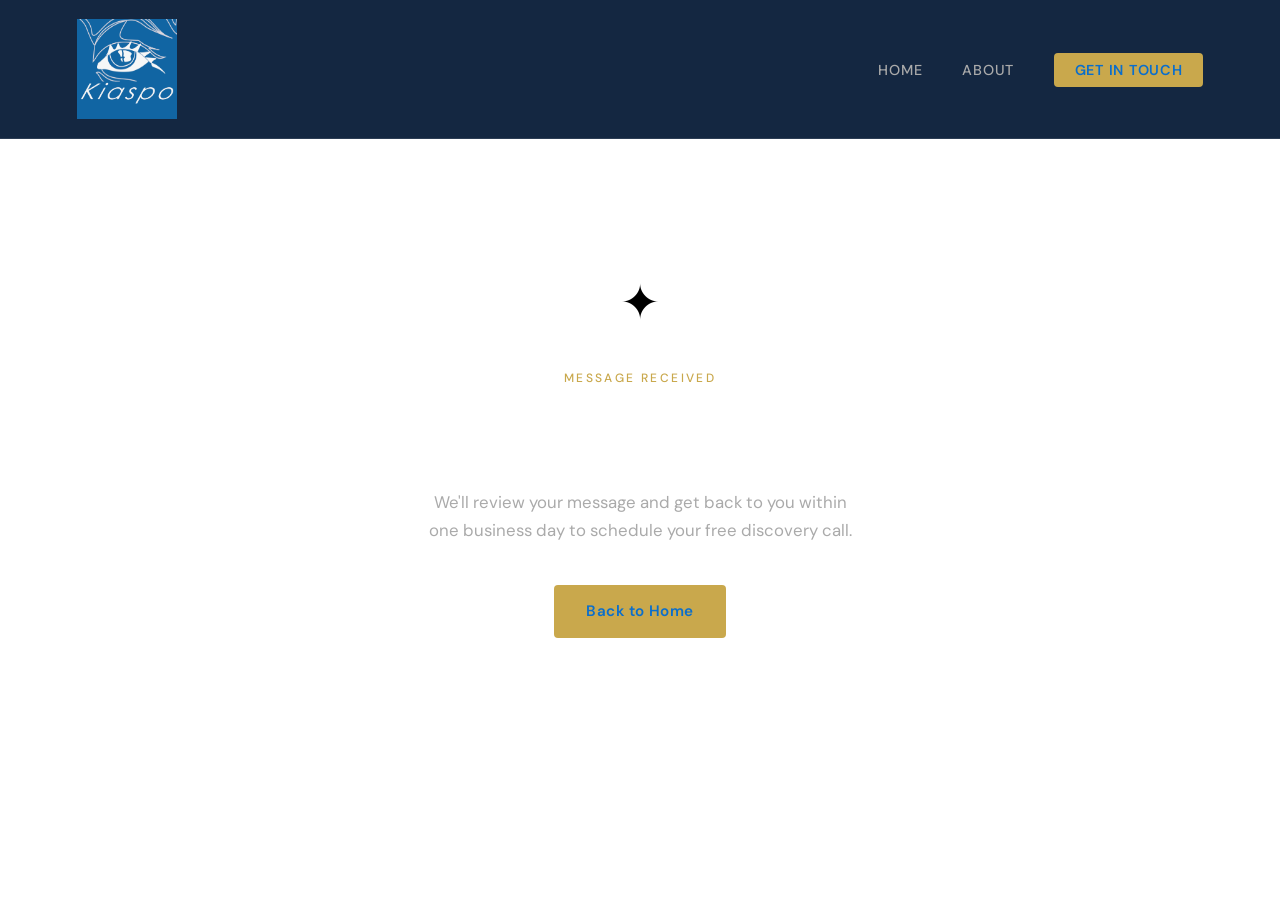
<file: thank-you.html>
<!DOCTYPE html>
<html lang="en">
<head>
  <meta charset="UTF-8">
  <meta name="viewport" content="width=device-width, initial-scale=1.0">
  <title>Thank You — Kiaspo</title>
  <link rel="stylesheet" href="style.css">
</head>
<body>
  <nav>
    <a href="/">
      <img src="kiaspo.png" alt="Kiaspo-logo" class="logo" width="100">
    <ul>
      <li><a href="index.html">Home</a></li>
      <li><a href="about.html">About</a></li>
      <li><a href="contact.html" class="nav-cta">Get In Touch</a></li>
    </ul>
  </nav>

  <section style="min-height:100vh; background:var(--navy); display:flex; align-items:center; justify-content:center; text-align:center; padding: 2rem;">
    <div>
      <div style="font-size:3rem; margin-bottom:1.5rem;">✦</div>
      <div class="section-label" style="justify-content:center; display:block;">Message Received</div>
      <h1 style="font-family:'Playfair Display',serif; font-size:2.5rem; color:var(--white); margin-bottom:1rem;">Thank you for reaching out.</h1>
      <p style="color:var(--text-muted); max-width:440px; margin:0 auto 2.5rem; font-size:1.05rem;">We'll review your message and get back to you within one business day to schedule your free discovery call.</p>
      <a href="index.html" class="btn-primary">Back to Home</a>
    </div>
  </section>

</body>
</html>
</file>
<file: style.css>
@import url('https://fonts.googleapis.com/css2?family=Playfair+Display:wght@400;500;600;700&family=DM+Sans:wght@300;400;500&display=swap');

:root {
  --kiaspo-blue: #0a6ecc;
  --kiaspo-blue-light: #97c8f7;
  --kiaspo-blue-mid: #3d94e8;
  --white: #ffffff;
  --off-white: #f5f5f5;
  --gold: #c9a84c;
  --text-muted: #aaaaaa;
  --border: rgba(255,255,255,0.1);
}

* { margin: 0; padding: 0; box-sizing: border-box; }

html { scroll-behavior: smooth; }

body {
  font-family: 'DM Sans', sans-serif;
  background: var(--white);
  color: var(--navy);
  line-height: 1.7;
}

/* ─── NAV ─────────────────────────────────── */
nav {
  position: fixed;
  top: 0; left: 0; right: 0;
  z-index: 100;
  display: flex;
  justify-content: space-between;
  align-items: center;
  padding: 1.2rem 6%;
  background: rgba(11, 31, 58, 0.96);
  backdrop-filter: blur(12px);
  border-bottom: 1px solid var(--border);
}

.logo {
  background-image: url('kiaspo.png');
  background-size: contain;
  background-repeat: no-repeat;
  background-position: center;
  width: 100px;
  height: 100px;
  display: block;
}

.logo span { color: var(--gold); }

nav ul {
  list-style: none;
  display: flex;
  gap: 2.5rem;
}

nav ul a {
  color: var(--text-muted);
  text-decoration: none;
  font-size: 0.9rem;
  font-weight: 500;
  letter-spacing: 0.05em;
  text-transform: uppercase;
  transition: color 0.2s;
}

nav ul a:hover, nav ul a.active { color: var(--white); }

.nav-cta {
  background: var(--gold);
  color: var(--kiaspo-blue) !important;
  padding: 0.5rem 1.3rem;
  border-radius: 4px;
  font-weight: 600 !important;
  transition: opacity 0.2s !important;
}

.nav-cta:hover { opacity: 0.85; color: var(--kiaspo-blue) !important; }

/* ─── HERO ────────────────────────────────── */
.hero {
  min-height: 100vh;
  background: var(--kiaspo-blue);
  display: flex;
  align-items: center;
  padding: 0 6%;
  position: relative;
  overflow: hidden;
}

.hero::before {
  content: '';
  position: absolute;
  top: -30%;
  right: -10%;
  width: 700px;
  height: 700px;
  background: radial-gradient(circle, rgba(201,168,76,0.08) 0%, transparent 65%);
  pointer-events: none;
}

.hero::after {
  content: '';
  position: absolute;
  bottom: -20%;
  left: 20%;
  width: 500px;
  height: 500px;
  background: radial-gradient(circle, rgba(26,58,107,0.6) 0%, transparent 70%);
  pointer-events: none;
}

.hero-content {
  position: relative;
  z-index: 2;
  max-width: 680px;
}

.hero-eyebrow {
  display: inline-block;
  font-size: 0.78rem;
  font-weight: 500;
  letter-spacing: 0.2em;
  text-transform: uppercase;
  color: var(--gold);
  margin-bottom: 1.5rem;
  padding-bottom: 0.5rem;
  border-bottom: 1px solid rgba(201,168,76,0.35);
}

.hero h1 {
  font-family: 'Playfair Display', serif;
  font-size: clamp(2.2rem, 5vw, 4rem);
  font-weight: 600;
  color: var(--white);
  line-height: 1.2;
  margin-bottom: 1.5rem;
}

.hero h1 em {
  font-style: italic;
  color: var(--gold);
}

.hero p {
  font-size: 1.1rem;
  color: var(--text-muted);
  margin-bottom: 2.5rem;
  max-width: 520px;
  font-weight: 300;
}

.hero-actions {
  display: flex;
  gap: 1rem;
  flex-wrap: wrap;
}

.btn-primary {
  background: var(--gold);
  color: var(--kiaspo-blue);
  padding: 0.85rem 2rem;
  border-radius: 4px;
  text-decoration: none;
  font-weight: 600;
  font-size: 0.95rem;
  letter-spacing: 0.03em;
  transition: opacity 0.2s, transform 0.2s;
  display: inline-block;
}

.btn-primary:hover { opacity: 0.88; transform: translateY(-1px); }

.btn-outline {
  border: 1px solid rgba(255,255,255,0.3);
  color: var(--white);
  padding: 0.85rem 2rem;
  border-radius: 4px;
  text-decoration: none;
  font-weight: 400;
  font-size: 0.95rem;
  transition: border-color 0.2s, background 0.2s;
  display: inline-block;
}

.btn-outline:hover {
  border-color: rgba(255,255,255,0.7);
  background: rgba(255,255,255,0.05);
}

/* ─── STATS STRIP ─────────────────────────── */
.stats {
  background: var(--kiaspo-blue-light);
  border-top: 1px solid var(--border);
  border-bottom: 1px solid var(--border);
  padding: 2.5rem 6%;
  display: flex;
  justify-content: space-around;
  flex-wrap: wrap;
  gap: 2rem;
}

.stat {
  text-align: center;
}

.stat-num {
  font-family: 'Playfair Display', serif;
  font-size: 2.2rem;
  font-weight: 700;
  color: var(--gold);
}

.stat-label {
  font-size: 0.82rem;
  color: var(--text-muted);
  text-transform: uppercase;
  letter-spacing: 0.1em;
  margin-top: 0.2rem;
}

/* ─── SECTION BASE ────────────────────────── */
section { padding: 6rem 6%; }

.section-label {
  font-size: 0.75rem;
  font-weight: 500;
  letter-spacing: 0.2em;
  text-transform: uppercase;
  color: var(--gold);
  margin-bottom: 1rem;
}

.section-title {
  font-family: 'Playfair Display', serif;
  font-size: clamp(1.8rem, 3.5vw, 2.8rem);
  font-weight: 600;
  color: var(--kiaspo-blue);
  line-height: 1.25;
  margin-bottom: 1.2rem;
}

.section-sub {
  color: #5a6e85;
  font-size: 1.05rem;
  max-width: 540px;
  font-weight: 300;
}

/* ─── SERVICES ────────────────────────────── */
.services { background: var(--off-white); }

.services-header {
  margin-bottom: 3.5rem;
}

.services-grid {
  display: grid;
  grid-template-columns: repeat(auto-fit, minmax(280px, 1fr));
  gap: 1.5rem;
}

.service-card {
  background: var(--white);
  border: 1px solid #e2e8f0;
  border-radius: 8px;
  padding: 2.2rem;
  transition: box-shadow 0.25s, transform 0.25s;
  position: relative;
  overflow: hidden;
}

.service-card::before {
  content: '';
  position: absolute;
  top: 0; left: 0; right: 0;
  height: 3px;
  background: var(--gold);
  transform: scaleX(0);
  transition: transform 0.3s;
  transform-origin: left;
}

.service-card:hover {
  box-shadow: 0 8px 30px rgba(11,31,58,0.1);
  transform: translateY(-3px);
}

.service-card:hover::before { transform: scaleX(1); }

.service-icon {
  font-size: 1.8rem;
  margin-bottom: 1rem;
}

.service-card h3 {
  font-family: 'Playfair Display', serif;
  font-size: 1.2rem;
  font-weight: 600;
  color: var(--kiaspo-blue);
  margin-bottom: 0.7rem;
}

.service-card p {
  font-size: 0.92rem;
  color: #5a6e85;
  line-height: 1.7;
}

/* ─── WHO WE SERVE ────────────────────────── */
.audience {
  background: var(--navy);
  color: var(--white);
}

.audience .section-title { color: var(--kiaspo-blue); }

.audience-grid {
  display: grid;
  grid-template-columns: 1fr 1fr;
  gap: 2rem;
  margin-top: 3rem;
}

.audience-card {
  border: 1px solid rgba(255,255,255,0.12);
  border-radius: 8px;
  padding: 2.5rem;
  background: rgba(255,255,255,0.04);
  transition: background 0.25s;
}

.audience-card:hover { background: rgba(255,255,255,0.08); }

.audience-card h3 {
  font-family: 'Playfair Display', serif;
  font-size: 1.3rem;
  color: var(--gold);
  margin-bottom: 1rem;
}

.audience-card p {
  color: var(--text-muted);
  font-size: 0.95rem;
  font-weight: 300;
}

.audience-card ul {
  list-style: none;
  margin-top: 1rem;
  display: flex;
  flex-direction: column;
  gap: 0.5rem;
}

.audience-card ul li {
  color: var(--text-muted);
  font-size: 0.9rem;
  padding-left: 1.2rem;
  position: relative;
}

.audience-card ul li::before {
  content: '→';
  position: absolute;
  left: 0;
  color: var(--gold);
}

/* ─── PROCESS ─────────────────────────────── */
.process { background: var(--off-white); }

.process-steps {
  display: grid;
  grid-template-columns: repeat(auto-fit, minmax(200px, 1fr));
  gap: 0;
  margin-top: 3.5rem;
  position: relative;
}

.process-step {
  padding: 2rem;
  text-align: center;
  border-right: 1px solid #e2e8f0;
}

.process-step:last-child { border-right: none; }

.step-num {
  font-family: 'Playfair Display', serif;
  font-size: 3rem;
  font-weight: 700;
  color: #e8edf3;
  display: block;
  line-height: 1;
  margin-bottom: 0.5rem;
}

.process-step h4 {
  font-family: 'Playfair Display', serif;
  font-size: 1.05rem;
  color: var(--kiaspo-blue);
  margin-bottom: 0.5rem;
}

.process-step p {
  font-size: 0.88rem;
  color: #5a6e85;
}

/* ─── CTA BANNER ──────────────────────────── */
.cta-banner {
  background: linear-gradient(135deg, var(--kiaspo-blue-mid), var(--kiaspo-blue));
  text-align: center;
  padding: 5rem 6%;
}

.cta-banner .section-title { color: var(--white); margin-bottom: 1rem; }

.cta-banner p { color: var(--text-muted); margin-bottom: 2rem; font-size: 1.05rem; }

/* ─── CONTACT FORM ────────────────────────── */
.contact-section { background: var(--off-white); }

.contact-grid {
  display: grid;
  grid-template-columns: 1fr 1.4fr;
  gap: 5rem;
  margin-top: 3rem;
  align-items: start;
}

.contact-info h3 {
  font-family: 'Playfair Display', serif;
  font-size: 1.3rem;
  color: var(--navy);
  margin-bottom: 1rem;
}

.contact-info p {
  color: #5a6e85;
  font-size: 0.95rem;
  margin-bottom: 2rem;
}

.contact-detail {
  display: flex;
  align-items: center;
  gap: 0.8rem;
  color: var(--navy);
  font-size: 0.9rem;
  margin-bottom: 0.8rem;
  font-weight: 500;
}

.contact-form {
  background: var(--white);
  border-radius: 10px;
  padding: 2.5rem;
  box-shadow: 0 4px 24px rgba(11,31,58,0.08);
}

.form-row {
  display: grid;
  grid-template-columns: 1fr 1fr;
  gap: 1rem;
}

.form-group {
  display: flex;
  flex-direction: column;
  margin-bottom: 1.2rem;
}

.form-group label {
  font-size: 0.82rem;
  font-weight: 500;
  letter-spacing: 0.06em;
  text-transform: uppercase;
  color: var(--navy);
  margin-bottom: 0.4rem;
}

.form-group input,
.form-group select,
.form-group textarea {
  border: 1px solid #d4dde8;
  border-radius: 5px;
  padding: 0.75rem 1rem;
  font-family: 'DM Sans', sans-serif;
  font-size: 0.95rem;
  color: var(--navy);
  background: var(--white);
  transition: border-color 0.2s;
  outline: none;
  width: 100%;
}

.form-group input:focus,
.form-group select:focus,
.form-group textarea:focus {
  border-color: var(--kiaspo-blue-mid);
  box-shadow: 0 0 0 3px rgba(26,58,107,0.08);
}

.form-group textarea { resize: vertical; min-height: 130px; }

.form-submit {
  width: 100%;
  background: var(--kiaspo-blue);
  color: var(--white);
  border: none;
  padding: 0.95rem;
  border-radius: 5px;
  font-family: 'DM Sans', sans-serif;
  font-size: 1rem;
  font-weight: 500;
  cursor: pointer;
  letter-spacing: 0.04em;
  transition: background 0.2s, transform 0.2s;
  margin-top: 0.5rem;
}

.form-submit:hover {
  background: var(--kiaspo-blue-mid);
  transform: translateY(-1px);
}

/* ─── FOOTER ──────────────────────────────── */
footer {
  background: var(--kiaspo-blue);
  color: var(--text-muted);
  padding: 3rem 6% 2rem;
  border-top: 1px solid var(--border);
}

.footer-top {
  display: flex;
  justify-content: space-between;
  align-items: flex-start;
  margin-bottom: 2rem;
  flex-wrap: wrap;
  gap: 2rem;
}

.footer-brand p {
  font-size: 0.88rem;
  margin-top: 0.5rem;
  max-width: 280px;
  color: var(--text-muted);
}

.footer-links h4 {
  font-size: 0.78rem;
  text-transform: uppercase;
  letter-spacing: 0.15em;
  color: var(--white);
  margin-bottom: 1rem;
}

.footer-links ul { list-style: none; }
.footer-links ul li { margin-bottom: 0.5rem; }
.footer-links ul a {
  color: var(--text-muted);
  text-decoration: none;
  font-size: 0.88rem;
  transition: color 0.2s;
}
.footer-links ul a:hover { color: var(--white); }

.footer-bottom {
  border-top: 1px solid var(--border);
  padding-top: 1.5rem;
  font-size: 0.82rem;
  display: flex;
  justify-content: space-between;
  flex-wrap: wrap;
  gap: 1rem;
}

/* ─── ABOUT PAGE ──────────────────────────── */
.page-hero {
  background: var(--kiaspo-blue);
  padding: 10rem 6% 6rem;
  position: relative;
  overflow: hidden;
}

.page-hero::before {
  content: '';
  position: absolute;
  top: 0; right: 0;
  width: 50%;
  height: 100%;
  background: radial-gradient(ellipse at top right, rgba(201,168,76,0.07), transparent 60%);
}

.page-hero .section-title { color: var(--white); }
.page-hero .section-sub { color: var(--text-muted); }

.about-mission {
  background: var(--white);
  display: grid;
  grid-template-columns: 1fr 1fr;
  gap: 5rem;
  align-items: center;
}

.mission-visual {
  background: var(--kiaspo-blue);
  border-radius: 10px;
  padding: 3rem;
  text-align: center;
}

.mission-visual blockquote {
  font-family: 'Playfair Display', serif;
  font-size: 1.4rem;
  font-style: italic;
  color: var(--white);
  line-height: 1.5;
}

.mission-visual cite {
  display: block;
  margin-top: 1rem;
  font-size: 0.82rem;
  color: var(--gold);
  font-style: normal;
  letter-spacing: 0.1em;
  text-transform: uppercase;
}

.values-grid {
  display: grid;
  grid-template-columns: repeat(auto-fit, minmax(200px, 1fr));
  gap: 1.5rem;
  margin-top: 3rem;
}

.value-card {
  padding: 1.8rem;
  border-left: 3px solid var(--gold);
  background: var(--off-white);
}

.value-card h4 {
  font-family: 'Playfair Display', serif;
  font-size: 1.05rem;
  color: var(--kiaspo-blue);
  margin-bottom: 0.5rem;
}

.value-card p {
  font-size: 0.88rem;
  color: #5a6e85;
}

/* ─── RESPONSIVE ──────────────────────────── */
@media (max-width: 768px) {
  nav ul { display: none; }
  .audience-grid { grid-template-columns: 1fr; }
  .contact-grid { grid-template-columns: 1fr; gap: 2rem; }
  .form-row { grid-template-columns: 1fr; }
  .about-mission { grid-template-columns: 1fr; }
  .process-step { border-right: none; border-bottom: 1px solid #e2e8f0; }
  .process-step:last-child { border-bottom: none; }
}
</file>
